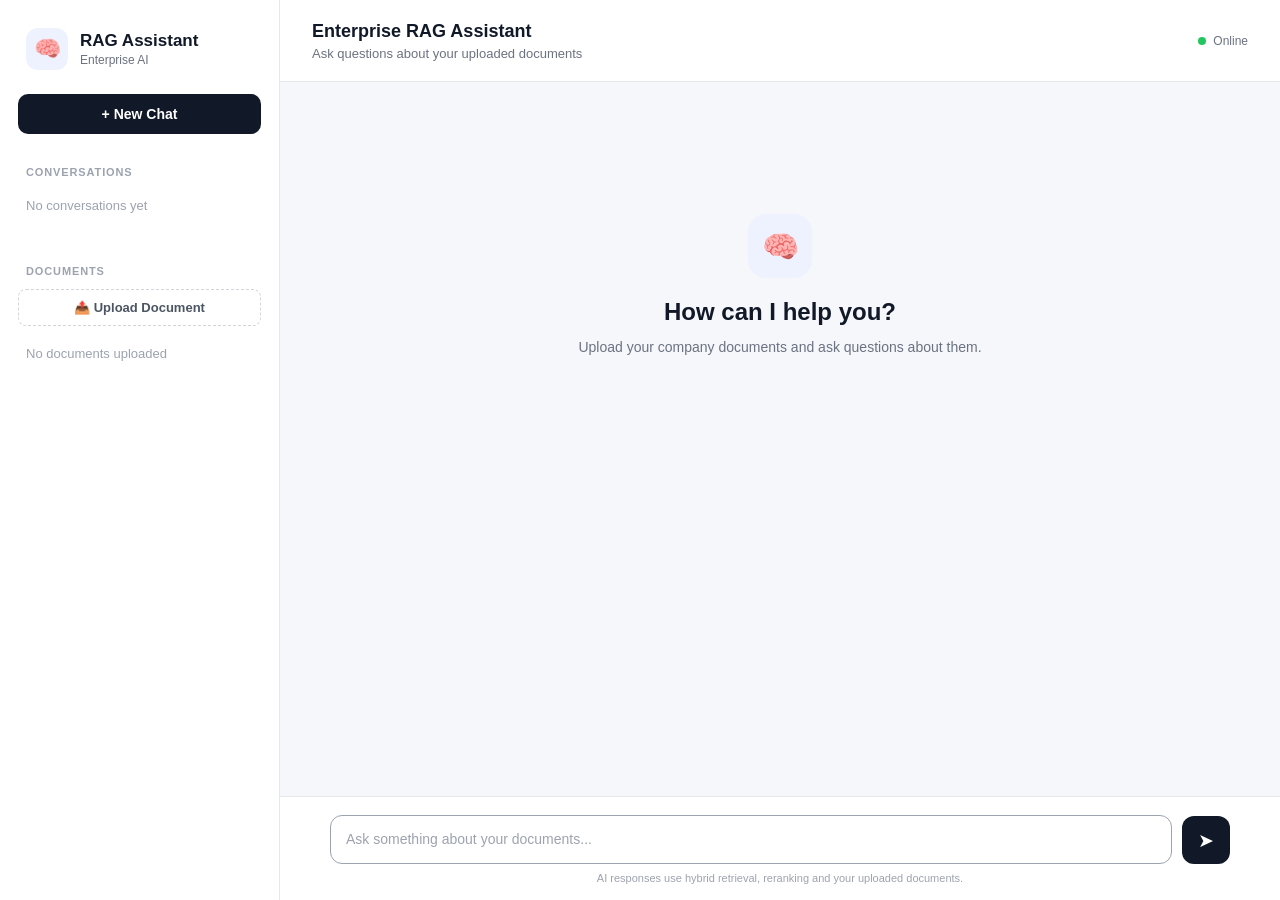
<file: Day-5/project/frontend/index.html>
<!DOCTYPE html>
<html lang="en">

<head>

    <meta charset="UTF-8">

    <meta
        name="viewport"
        content="width=device-width, initial-scale=1.0"
    >

    <title>Enterprise RAG Assistant</title>

    <link
        rel="stylesheet"
        href="style.css"
    >

</head>


<body>


<div class="app">


    <!-- ==========================================
         SIDEBAR
         ========================================== -->

    <aside class="sidebar">


        <div class="logo">

            <div class="logo-icon">
                🧠
            </div>

            <div>

                <h2>
                    RAG Assistant
                </h2>

                <span>
                    Enterprise AI
                </span>

            </div>

        </div>


        <button
            class="new-chat-btn"
            id="newChatBtn"
            type="button"
        >
            + New Chat
        </button>


        <div class="sidebar-section">

            <p class="section-title">
                Conversations
            </p>

            <div
                id="chatList"
                class="conversation-list"
            >

                <p class="empty-text">
                    No conversations yet
                </p>

            </div>

        </div>


        <!-- ======================================
             DOCUMENTS
             ====================================== -->

        <div class="sidebar-section">


            <p class="section-title">
                Documents
            </p>


            <label
                for="fileInput"
                class="upload-btn"
            >
                📤 Upload Document
            </label>


            <input
                type="file"
                id="fileInput"
                accept=".pdf,.txt,.md,.csv,.docx"
                hidden
            >


            <div
                id="uploadStatus"
                class="upload-status"
            ></div>


            <div
                id="documentList"
                class="document-list"
            >

                <p class="empty-text">
                    No documents uploaded
                </p>

            </div>


        </div>


    </aside>


    <!-- ==========================================
         MAIN CHAT
         ========================================== -->

    <main class="chat-container">


        <header class="chat-header">


            <div>

                <h1>
                    Enterprise RAG Assistant
                </h1>

                <p>
                    Ask questions about your uploaded documents
                </p>

            </div>


            <div class="status">

                <span class="status-dot"></span>

                Online

            </div>


        </header>


        <!-- ======================================
             CHAT MESSAGES
             ====================================== -->

        <section
            id="chatMessages"
            class="chat-messages"
        >


            <div class="welcome">


                <div class="welcome-icon">
                    🧠
                </div>


                <h2>
                    How can I help you?
                </h2>


                <p>
                    Upload your company documents
                    and ask questions about them.
                </p>


            </div>


        </section>


        <!-- ======================================
             INPUT
             ====================================== -->

        <div class="input-area">


            <form id="chatForm">


                <textarea
                    id="messageInput"
                    placeholder="Ask something about your documents..."
                    rows="1"
                    required
                ></textarea>


                <button
                    type="submit"
                    id="sendButton"
                >
                    ➤
                </button>


            </form>


            <p class="input-hint">

                AI responses use hybrid retrieval,
                reranking and your uploaded documents.

            </p>


        </div>


    </main>


</div>


<script src="app.js"></script>


</body>

</html>
</file>
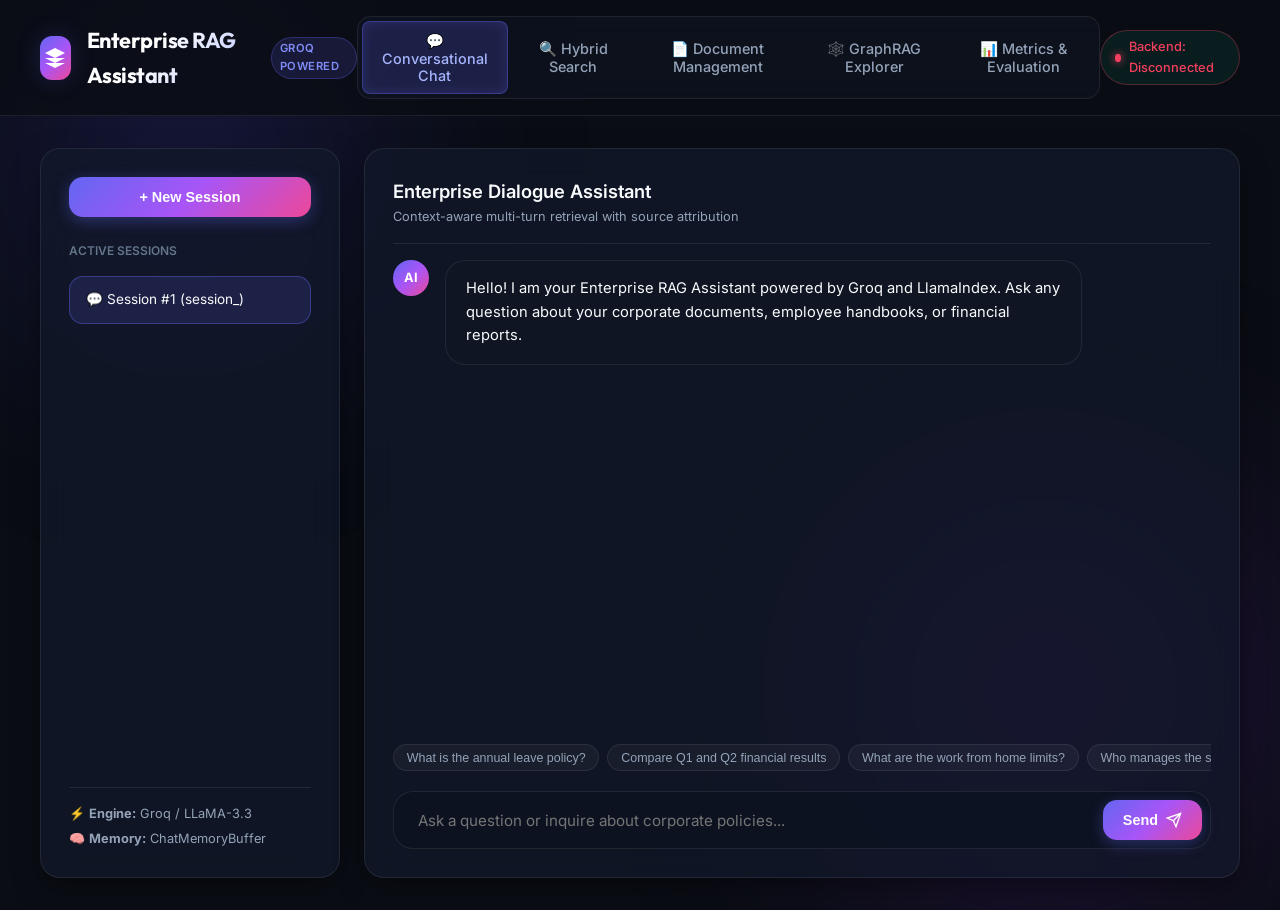
<file: Day-5/rag_project/frontend/index.html>
<!DOCTYPE html>
<html lang="en">
<head>
  <meta charset="UTF-8">
  <meta name="viewport" content="width=device-width, initial-scale=1.0">
  <title>Enterprise RAG Assistant | Groq & LlamaIndex Platform</title>
  <link rel="stylesheet" href="css/style.css">
  <link rel="icon" href="data:image/svg+xml,<svg xmlns=%22http://www.w3.org/2000/svg%22 viewBox=%220%22%20%220%22%20100%22%20100%22><text y=%22.9em%22 font-size=%2290%22>⚡</text></svg>">
</head>
<body>

  <div class="app-container">
    <!-- Top Navigation Bar -->
    <header class="navbar">
      <div class="brand">
        <div class="brand-icon">
          <svg viewBox="0 0 24 24">
            <path d="M12 2L2 7l10 5 10-5-10-5zM2 17l10 5 10-5M2 12l10 5 10-5"></path>
          </svg>
        </div>
        <div class="brand-text">
          <h1>Enterprise RAG Assistant</h1>
        </div>
        <span class="brand-badge">Groq Powered</span>
      </div>

      <!-- Navigation Tabs -->
      <nav class="nav-tabs">
        <button class="nav-tab active" data-tab="chat-tab">
          <span>💬 Conversational Chat</span>
        </button>
        <button class="nav-tab" data-tab="search-tab">
          <span>🔍 Hybrid Search</span>
        </button>
        <button class="nav-tab" data-tab="docs-tab">
          <span>📄 Document Management</span>
        </button>
        <button class="nav-tab" data-tab="graph-tab">
          <span>🕸️ GraphRAG Explorer</span>
        </button>
        <button class="nav-tab" data-tab="metrics-tab">
          <span>📊 Metrics & Evaluation</span>
        </button>
      </nav>

      <!-- Right Status Bar -->
      <div class="nav-actions">
        <div class="status-pill" id="backendStatus">
          <div class="status-dot"></div>
          <span>Connecting...</span>
        </div>
      </div>
    </header>

    <!-- Main Workspace -->
    <main class="main-content">

      <!-- ========================================== -->
      <!-- TAB 1: Conversational Chat Workspace       -->
      <!-- ========================================== -->
      <section id="chat-tab" class="tab-pane active">
        <div class="chat-layout">
          <!-- Left Sidebar (Sessions) -->
          <aside class="chat-sidebar glass-card">
            <button class="btn-primary" id="newChatBtn" style="width: 100%;">
              <span>+ New Session</span>
            </button>
            <div style="font-size: 0.75rem; text-transform: uppercase; color: var(--text-dim); margin-top: 0.5rem; font-weight: 600;">
              Active Sessions
            </div>
            <div class="session-list" id="sessionList"></div>
            
            <div style="padding-top: 1rem; border-top: 1px solid var(--border-subtle); font-size: 0.8rem; color: var(--text-muted);">
              <div>⚡ <b>Engine:</b> Groq / LLaMA-3.3</div>
              <div style="margin-top: 4px;">🧠 <b>Memory:</b> ChatMemoryBuffer</div>
            </div>
          </aside>

          <!-- Chat Center Viewport -->
          <div class="chat-viewport glass-card">
            <div class="chat-header">
              <div>
                <h2 style="font-size: 1.15rem; font-weight: 600;">Enterprise Dialogue Assistant</h2>
                <p style="font-size: 0.8rem; color: var(--text-muted);">Context-aware multi-turn retrieval with source attribution</p>
              </div>
            </div>

            <!-- Messages Stream -->
            <div class="chat-messages" id="chatMessages">
              <div class="message-row assistant">
                <div class="message-avatar">AI</div>
                <div class="message-bubble">
                  <div class="message-text">
                    Hello! I am your Enterprise RAG Assistant powered by Groq and LlamaIndex. Ask any question about your corporate documents, employee handbooks, or financial reports.
                  </div>
                </div>
              </div>
            </div>

            <!-- Suggested Quick Chips -->
            <div class="prompt-chips">
              <button class="chip">What is the annual leave policy?</button>
              <button class="chip">Compare Q1 and Q2 financial results</button>
              <button class="chip">What are the work from home limits?</button>
              <button class="chip">Who manages the security operations team?</button>
            </div>

            <!-- Chat Input Area -->
            <div class="chat-input-container">
              <input type="text" id="chatInput" class="chat-input" placeholder="Ask a question or inquire about corporate policies..." autocomplete="off">
              <button class="btn-primary" id="sendBtn">
                <span>Send</span>
                <svg width="16" height="16" viewBox="0 0 24 24" fill="none" stroke="currentColor" stroke-width="2">
                  <path d="M22 2L11 13M22 2l-7 20-4-9-9-4 20-7z"></path>
                </svg>
              </button>
            </div>
          </div>
        </div>
      </section>

      <!-- ========================================== -->
      <!-- TAB 2: Hybrid Search & Retrieval Workspace -->
      <!-- ========================================== -->
      <section id="search-tab" class="tab-pane">
        <div style="display: grid; grid-template-columns: 320px 1fr; gap: 1.5rem;">
          <!-- Controls Panel -->
          <div class="glass-card">
            <h3 style="font-size: 1.1rem; margin-bottom: 1.25rem;">Retrieval Parameters</h3>
            
            <div class="form-group">
              <label class="form-label">Retrieval Mode</label>
              <div style="display: flex; align-items: center; gap: 0.75rem; margin-top: 0.5rem;">
                <input type="checkbox" id="isHybridSearch" checked style="accent-color: #6366f1; width: 18px; height: 18px;">
                <label for="isHybridSearch" style="font-size: 0.9rem; cursor: pointer;">Enable Hybrid Search (RRF)</label>
              </div>
              <small style="color: var(--text-dim); display: block; margin-top: 4px;">Fuses Dense Vector with Sparse Keyword BM25.</small>
            </div>

            <div class="form-group">
              <label class="form-label" for="filterDept">Metadata Filter (Department)</label>
              <select id="filterDept" class="form-select">
                <option value="">All Departments</option>
                <option value="HR">HR Department</option>
                <option value="Finance">Finance Department</option>
                <option value="Engineering">Engineering Department</option>
                <option value="Security">Security Operations</option>
              </select>
            </div>

            <div class="form-group">
              <label class="form-label" for="topKSlider">Top-K Candidates: <span id="topKVal" style="color: #a5b4fc; font-weight: 700;">5</span></label>
              <input type="range" id="topKSlider" min="1" max="15" value="5" style="width: 100%; accent-color: #6366f1;" oninput="document.getElementById('topKVal').textContent = this.value;">
            </div>

            <button class="btn-primary" id="searchBtn" style="width: 100%; margin-top: 1rem;">
              <span>Execute Retrieval</span>
            </button>
          </div>

          <!-- Results Panel -->
          <div class="glass-card">
            <div style="margin-bottom: 1.5rem;">
              <input type="text" id="searchInput" class="form-input" placeholder="Type search query (e.g. 'travel per diem and meal allowance')...">
            </div>
            <div id="searchResults">
              <div style="text-align: center; padding: 3rem; color: var(--text-dim);">
                Enter a query above to inspect retrieved document chunks and relevance scores.
              </div>
            </div>
          </div>
        </div>
      </section>

      <!-- ========================================== -->
      <!-- TAB 3: Document Management Workspace       -->
      <!-- ========================================== -->
      <section id="docs-tab" class="tab-pane">
        <div style="display: grid; grid-template-columns: 360px 1fr; gap: 1.5rem;">
          <!-- Upload Box -->
          <div class="glass-card">
            <h3 style="font-size: 1.1rem; margin-bottom: 1rem;">Ingest New Document</h3>
            <p style="font-size: 0.85rem; color: var(--text-muted); margin-bottom: 1.25rem;">
              Parses, enriches with metadata, and indexes chunks into VectorStoreIndex.
            </p>

            <div class="dropzone" id="dropzone">
              <div class="dropzone-icon">
                <svg width="28" height="28" viewBox="0 0 24 24" fill="none" stroke="currentColor" stroke-width="2">
                  <path d="M21 15v4a2 2 0 0 1-2 2H5a2 2 0 0 1-2-2v-4M17 8l-5-5-5 5M12 3v12"></path>
                </svg>
              </div>
              <div style="font-weight: 600; margin-bottom: 0.25rem;">Click or drag file here</div>
              <div style="font-size: 0.75rem; color: var(--text-dim);">PDF, DOCX, TXT, CSV, JSON, MD</div>
              <input type="file" id="fileInput" style="display: none;">
            </div>

            <div class="form-group" style="margin-top: 1.25rem;">
              <label class="form-label" for="docDept">Target Department</label>
              <select id="docDept" class="form-select">
                <option value="General">General / All</option>
                <option value="HR">HR</option>
                <option value="Finance">Finance</option>
                <option value="Engineering">Engineering</option>
              </select>
            </div>

            <div class="form-group">
              <label class="form-label" for="docCat">Document Category</label>
              <select id="docCat" class="form-select">
                <option value="policy">Corporate Policy</option>
                <option value="handbook">Employee Handbook</option>
                <option value="report">Financial Report</option>
                <option value="guide">Technical Guide</option>
              </select>
            </div>

            <div id="uploadStatus"></div>
          </div>

          <!-- Document List Table -->
          <div class="glass-card">
            <h3 style="font-size: 1.1rem; margin-bottom: 1rem;">Indexed Knowledge Base</h3>
            <table style="width: 100%; border-collapse: collapse; text-align: left;">
              <thead>
                <tr style="border-bottom: 1px solid var(--border-subtle); color: var(--text-dim); font-size: 0.8rem; text-transform: uppercase;">
                  <th style="padding: 0.75rem 1rem;">Document Name</th>
                  <th style="padding: 0.75rem 1rem;">File Size</th>
                  <th style="padding: 0.75rem 1rem;">Last Ingested</th>
                  <th style="padding: 0.75rem 1rem;">Status</th>
                </tr>
              </thead>
              <tbody id="documentsTableBody">
                <tr><td colspan="4" style="text-align: center; padding: 2rem; color: var(--text-dim);">Loading document index...</td></tr>
              </tbody>
            </table>
          </div>
        </div>
      </section>

      <!-- ========================================== -->
      <!-- TAB 4: GraphRAG Explorer Workspace         -->
      <!-- ========================================== -->
      <section id="graph-tab" class="tab-pane">
        <div style="display: grid; grid-template-columns: 1fr 340px; gap: 1.5rem;">
          <!-- Visual Network Graph Canvas -->
          <div class="glass-card" style="display: flex; flex-direction: column;">
            <div style="display: flex; justify-content: space-between; align-items: center; margin-bottom: 1rem;">
              <h3 style="font-size: 1.1rem;">Knowledge Graph Entity Network</h3>
              <span class="brand-badge"><span id="tripletsCount">0</span> Triplets</span>
            </div>
            <div class="graph-container">
              <canvas id="graphCanvas"></canvas>
            </div>
          </div>

          <!-- Traversal Controls & Output -->
          <div class="glass-card">
            <h3 style="font-size: 1.1rem; margin-bottom: 1rem;">Multi-Hop Traversal</h3>
            <p style="font-size: 0.85rem; color: var(--text-muted); margin-bottom: 1rem;">
              Explore semantic associative chains (e.g. Entity A &rarr; Relation &rarr; Entity B).
            </p>

            <div class="form-group">
              <label class="form-label" for="graphEntityInput">Starting Entity</label>
              <input type="text" id="graphEntityInput" class="form-input" placeholder="e.g. alice, security team, hr">
            </div>

            <button class="btn-primary" id="exploreGraphBtn" style="width: 100%;">
              <span>Traverse Graph Network</span>
            </button>

            <div id="graphExploreOutput" style="margin-top: 1.5rem; padding: 1rem; background: var(--bg-secondary); border-radius: var(--radius-md); border: 1px solid var(--border-subtle); min-height: 180px;">
              <span style="color: var(--text-dim); font-size: 0.85rem;">Graph traversal results will appear here.</span>
            </div>
          </div>
        </div>
      </section>

      <!-- ========================================== -->
      <!-- TAB 5: Metrics & Evaluation Workspace      -->
      <!-- ========================================== -->
      <section id="metrics-tab" class="tab-pane">
        <div class="metrics-grid">
          <div class="kpi-card">
            <div class="kpi-label">Retrieval Hit Rate</div>
            <div class="kpi-value" style="color: #34d399;">100%</div>
            <div class="kpi-subtext">Ground-truth concept hit in top-K</div>
          </div>
          <div class="kpi-card">
            <div class="kpi-label">Mean Reciprocal Rank (MRR)</div>
            <div class="kpi-value" style="color: #818cf8;">1.00</div>
            <div class="kpi-subtext">Primary result ranked #1</div>
          </div>
          <div class="kpi-card">
            <div class="kpi-label">Faithfulness Score</div>
            <div class="kpi-value" style="color: #38bdf8;">91.6%</div>
            <div class="kpi-subtext">Hallucination resistance index</div>
          </div>
          <div class="kpi-card">
            <div class="kpi-label">Active Documents</div>
            <div class="kpi-value" id="statDocsCount" style="color: #f472b6;">0</div>
            <div class="kpi-subtext">Persisted across sessions</div>
          </div>
        </div>

        <div class="glass-card">
          <h3 style="font-size: 1.15rem; margin-bottom: 0.75rem;">Enterprise RAG System Architecture</h3>
          <p style="color: var(--text-muted); font-size: 0.9rem; line-height: 1.6; margin-bottom: 1.25rem;">
            This platform runs a modular 20-phase architecture utilizing <b>LlamaIndex</b> for document ingestion, recursive parent-child chunking, hybrid dense-sparse retrieval, cross-encoder re-ranking, and Knowledge Graph extraction.
          </p>
          <div style="display: flex; gap: 1rem; flex-wrap: wrap;">
            <span class="chip" style="color:#a5b4fc;">LLM: Groq LLaMA-3.3-70B</span>
            <span class="chip" style="color:#34d399;">FastAPI REST Platform</span>
            <span class="chip" style="color:#38bdf8;">Hybrid RRF Fusion</span>
            <span class="chip" style="color:#f472b6;">GraphRAG Triplet Extractor</span>
            <span class="chip" style="color:#fbbf24;">Server-Sent Streaming</span>
          </div>
        </div>
      </section>

    </main>
  </div>

  <script src="js/app.js"></script>
</body>
</html>
</file>
<file: Day-5/project/frontend/style.css>
* {
    margin: 0;
    padding: 0;
    box-sizing: border-box;
}


body {
    font-family:
        Inter,
        -apple-system,
        BlinkMacSystemFont,
        "Segoe UI",
        sans-serif;

    background: #f5f7fb;

    color: #1f2937;

    height: 100vh;

    overflow: hidden;
}


/* ==================================================
   APP
   ================================================== */

.app {
    display: flex;

    height: 100vh;
}


/* ==================================================
   SIDEBAR
   ================================================== */

.sidebar {
    width: 280px;

    background: #ffffff;

    border-right: 1px solid #e5e7eb;

    display: flex;

    flex-direction: column;

    padding: 24px 18px;
}


/* ==================================================
   LOGO
   ================================================== */

.logo {
    display: flex;

    align-items: center;

    gap: 12px;

    padding: 4px 8px 24px;
}


.logo-icon {
    width: 42px;

    height: 42px;

    display: flex;

    align-items: center;

    justify-content: center;

    background: #eef2ff;

    border-radius: 12px;

    font-size: 22px;
}


.logo h2 {
    font-size: 17px;

    font-weight: 700;

    color: #111827;
}


.logo span {
    display: block;

    margin-top: 2px;

    font-size: 12px;

    color: #6b7280;
}


/* ==================================================
   NEW CHAT
   ================================================== */

.new-chat-btn {
    width: 100%;

    border: none;

    border-radius: 10px;

    padding: 12px;

    background: #111827;

    color: white;

    font-size: 14px;

    font-weight: 600;

    cursor: pointer;

    transition:
        background 0.2s,
        transform 0.2s;
}


.new-chat-btn:hover {
    background: #374151;
}


.new-chat-btn:active {
    transform: scale(0.98);
}


/* ==================================================
   CONVERSATIONS
   ================================================== */

.conversation-list {
    display: flex;
    flex-direction: column;
    gap: 8px;
    margin-bottom: 12px;
}


.conversation-item {
    display: flex;
    align-items: center;
    gap: 4px;
    width: 100%;
    min-width: 0;
    padding: 3px 4px;
    border-radius: 8px;
    background: transparent;
    color: #374151;
    font-size: 13px;
    transition: background 0.2s ease;
}


.conversation-item:hover {
    background: #f3f4f6;
}


.conversation-item.active {
    background: #eef2ff;
    color: #111827;
    font-weight: 600;
}


.conversation-open {
    display: flex;
    align-items: center;
    gap: 10px;
    flex: 1;
    min-width: 0;
    padding: 7px 4px;
    border: 0;
    background: transparent;
    color: inherit;
    text-align: left;
    cursor: pointer;
}


.conversation-actions {
    display: flex;
    gap: 2px;
    flex-shrink: 0;
}


.sidebar-icon-btn {
    display: inline-grid;
    place-items: center;
    width: 28px;
    height: 28px;
    flex: 0 0 28px;
    border: 0;
    border-radius: 6px;
    background: transparent;
    color: #6b7280;
    font-size: 15px;
    cursor: pointer;
}


.sidebar-icon-btn:hover,
.sidebar-icon-btn:focus-visible {
    background: #e5e7eb;
    color: #111827;
}


.sidebar-icon-btn.delete-action:hover,
.sidebar-icon-btn.delete-action:focus-visible {
    background: #fee2e2;
    color: #b91c1c;
}


.conversation-icon {
    font-size: 16px;
    flex-shrink: 0;
}


.conversation-title {
    overflow: hidden;
    text-overflow: ellipsis;
    white-space: nowrap;
}


/* ==================================================
   SIDEBAR SECTION
   ================================================== */

.sidebar-section {
    margin-top: 32px;
}


.section-title {
    padding: 0 8px;

    margin-bottom: 12px;

    font-size: 11px;

    font-weight: 700;

    color: #9ca3af;

    text-transform: uppercase;

    letter-spacing: 0.08em;
}


/* ==================================================
   UPLOAD BUTTON
   ================================================== */

.upload-btn {
    display: block;

    width: 100%;

    padding: 10px;

    margin-bottom: 12px;

    text-align: center;

    border: 1px dashed #d1d5db;

    border-radius: 8px;

    font-size: 13px;

    font-weight: 600;

    color: #4b5563;

    cursor: pointer;

    transition:
        background 0.2s,
        border 0.2s;
}


.upload-btn:hover {
    background: #f9fafb;

    border-color: #9ca3af;
}


/* ==================================================
   UPLOAD STATUS
   ================================================== */

.upload-status {
    font-size: 12px;

    color: #6b7280;

    margin-bottom: 10px;

    line-height: 1.4;
}


.upload-status.success {
    color: #15803d;
}


.upload-status.error {
    color: #dc2626;
}


.upload-status.loading {
    color: #6b7280;
}


/* ==================================================
   DOCUMENT LIST
   ================================================== */

.document-list {
    display: flex;

    flex-direction: column;

    gap: 6px;
}


.document-item {
    display: flex;

    align-items: center;

    gap: 8px;

    padding: 6px 4px;

    border-radius: 8px;

    font-size: 13px;

    color: #4b5563;

    word-break: break-word;
}


.document-item:hover {
    background: #f3f4f6;
}


.document-icon {
    font-size: 16px;

    flex-shrink: 0;
}


.document-name {
    min-width: 0;
    flex: 1;
    overflow: hidden;

    text-overflow: ellipsis;
    white-space: nowrap;
}


.empty-text {
    padding: 8px;

    font-size: 13px;

    color: #9ca3af;
}


/* ==================================================
   MAIN CHAT
   ================================================== */

.chat-container {
    flex: 1;

    display: flex;

    flex-direction: column;

    min-width: 0;
}


/* ==================================================
   HEADER
   ================================================== */

.chat-header {
    height: 82px;

    display: flex;

    align-items: center;

    justify-content: space-between;

    padding: 0 32px;

    background: #ffffff;

    border-bottom: 1px solid #e5e7eb;
}


.chat-header h1 {
    font-size: 18px;

    font-weight: 700;

    color: #111827;
}


.chat-header p {
    margin-top: 4px;

    font-size: 13px;

    color: #6b7280;
}


/* ==================================================
   STATUS
   ================================================== */

.status {
    display: flex;

    align-items: center;

    gap: 7px;

    font-size: 12px;

    color: #6b7280;
}


.status-dot {
    width: 8px;

    height: 8px;

    border-radius: 50%;

    background: #22c55e;
}


/* ==================================================
   CHAT MESSAGES
   ================================================== */

.chat-messages {
    flex: 1;

    overflow-y: auto;

    padding: 32px;

    scroll-behavior: smooth;
}


/* ==================================================
   WELCOME
   ================================================== */

.welcome {
    max-width: 620px;

    margin: 100px auto;

    text-align: center;
}


.welcome-icon {
    width: 64px;

    height: 64px;

    margin: 0 auto 20px;

    display: flex;

    align-items: center;

    justify-content: center;

    background: #eef2ff;

    border-radius: 18px;

    font-size: 30px;
}


.welcome h2 {
    font-size: 24px;

    color: #111827;

    margin-bottom: 10px;
}


.welcome p {
    font-size: 14px;

    line-height: 1.6;

    color: #6b7280;
}


/* ==================================================
   MESSAGE
   ================================================== */

.message {
    display: flex;

    width: 100%;

    margin-bottom: 24px;
}


.message.user {
    justify-content: flex-end;
}


.message.assistant {
    justify-content: flex-start;
}


.message-content {
    max-width: 75%;

    padding: 13px 16px;

    border-radius: 14px;

    font-size: 14px;

    line-height: 1.6;

    white-space: pre-wrap;
}


.message.user .message-content {
    background: #111827;

    color: white;

    border-bottom-right-radius: 4px;
}


.message.assistant .message-content {
    background: white;

    border: 1px solid #e5e7eb;

    color: #374151;

    border-bottom-left-radius: 4px;
}


/* ==================================================
   SOURCES
   ================================================== */

.sources {
    margin-top: 12px;

    max-width: 75%;
}


.sources-title {
    font-size: 11px;

    font-weight: 700;

    color: #6b7280;

    margin-bottom: 7px;

    text-transform: uppercase;

    letter-spacing: 0.05em;
}


.source {
    background: #f9fafb;

    border: 1px solid #e5e7eb;

    border-radius: 8px;

    padding: 10px 12px;

    margin-bottom: 6px;

    font-size: 12px;
}


.source-file {
    font-weight: 600;

    color: #374151;

    margin-bottom: 4px;
}


.source-text {
    color: #6b7280;

    line-height: 1.5;
}


/* ==================================================
   TYPING INDICATOR
   ================================================== */

.typing {
    display: flex;

    align-items: center;

    gap: 5px;

    padding: 5px 2px;
}


.typing span {
    width: 7px;

    height: 7px;

    border-radius: 50%;

    background: #9ca3af;

    animation: typing 1.2s infinite;
}


.typing span:nth-child(2) {
    animation-delay: 0.15s;
}


.typing span:nth-child(3) {
    animation-delay: 0.3s;
}


@keyframes typing {

    0%,
    60%,
    100% {
        transform: translateY(0);

        opacity: 0.4;
    }

    30% {
        transform: translateY(-4px);

        opacity: 1;
    }
}


/* ==================================================
   INPUT AREA
   ================================================== */

.input-area {
    background: #ffffff;

    border-top: 1px solid #e5e7eb;

    padding: 18px 32px 16px;
}


#chatForm {
    display: flex;

    align-items: flex-end;

    gap: 10px;

    max-width: 900px;

    margin: 0 auto;
}


#messageInput {
    flex: 1;

    min-height: 48px;

    max-height: 140px;

    padding: 13px 15px;

    border: 1px solid #d1d5db;

    border-radius: 12px;

    resize: none;

    outline: none;

    font-family: inherit;

    font-size: 14px;

    line-height: 1.5;

    color: #111827;

    transition: border 0.2s;
}


#messageInput:focus {
    border-color: #9ca3af;
}


#messageInput::placeholder {
    color: #9ca3af;
}


#sendButton {
    width: 48px;

    height: 48px;

    border: none;

    border-radius: 12px;

    background: #111827;

    color: white;

    font-size: 19px;

    cursor: pointer;

    transition:
        background 0.2s,
        transform 0.2s;
}


#sendButton:hover {
    background: #374151;
}


#sendButton:active {
    transform: scale(0.95);
}


#sendButton:disabled {
    background: #d1d5db;

    cursor: not-allowed;
}


/* ==================================================
   INPUT HINT
   ================================================== */

.input-hint {
    max-width: 900px;

    margin: 8px auto 0;

    text-align: center;

    font-size: 11px;

    color: #9ca3af;
}


/* ==================================================
   SCROLLBAR
   ================================================== */

.chat-messages::-webkit-scrollbar {
    width: 6px;
}


.chat-messages::-webkit-scrollbar-track {
    background: transparent;
}


.chat-messages::-webkit-scrollbar-thumb {
    background: #d1d5db;

    border-radius: 10px;
}


/* ==================================================
   RESPONSIVE
   ================================================== */

@media (max-width: 768px) {

    .sidebar {
        display: none;
    }


    .chat-header {
        padding: 0 18px;
    }


    .chat-messages {
        padding: 20px 16px;
    }


    .input-area {
        padding: 14px 16px;
    }


    .message-content,
    .sources {
        max-width: 90%;
    }


    .welcome {
        margin: 70px auto;
    }


    .chat-header h1 {
        font-size: 16px;
    }


    .chat-header p {
        display: none;
    }


    .status {
        display: none;
    }
}
</file>
<file: Day-5/rag_project/frontend/css/style.css>
/* ==========================================================================
   Enterprise RAG Assistant - Ultra-Premium Glassmorphic Design System
   ========================================================================== */

@import url('https://fonts.googleapis.com/css2?family=Inter:wght@300;400;500;600;700&family=Outfit:wght@400;500;600;700;800&family=JetBrains+Mono:wght@400;500&display=swap');

:root {
  --bg-primary: #0a0d14;
  --bg-secondary: #0f1523;
  --bg-card: rgba(18, 25, 42, 0.75);
  --bg-card-hover: rgba(26, 36, 60, 0.85);
  --bg-glass: rgba(255, 255, 255, 0.03);
  --bg-input: rgba(13, 19, 33, 0.9);

  --accent-purple: #7928ca;
  --accent-gradient: linear-gradient(135deg, #6366f1 0%, #a855f7 50%, #ec4899 100%);
  --accent-cyan: #06b6d4;
  --accent-blue: #3b82f6;
  --accent-emerald: #10b981;
  --accent-amber: #f59e0b;
  --accent-rose: #f43f5e;

  --border-subtle: rgba(255, 255, 255, 0.08);
  --border-glow: rgba(99, 102, 241, 0.35);

  --text-main: #f8fafc;
  --text-muted: #94a3b8;
  --text-dim: #64748b;

  --font-heading: 'Outfit', sans-serif;
  --font-body: 'Inter', -apple-system, BlinkMacSystemFont, sans-serif;
  --font-mono: 'JetBrains Mono', monospace;

  --radius-sm: 8px;
  --radius-md: 14px;
  --radius-lg: 20px;
  --radius-full: 9999px;

  --shadow-glow: 0 0 25px rgba(99, 102, 241, 0.2);
  --shadow-card: 0 10px 30px -5px rgba(0, 0, 0, 0.5);
  --transition: all 0.25s cubic-bezier(0.16, 1, 0.3, 1);
}

* {
  box-sizing: border-box;
  margin: 0;
  padding: 0;
}

body {
  background-color: var(--bg-primary);
  color: var(--text-main);
  font-family: var(--font-body);
  line-height: 1.6;
  min-height: 100vh;
  overflow-x: hidden;
  position: relative;
}

/* Background Ambient Lighting Glows */
body::before, body::after {
  content: '';
  position: fixed;
  border-radius: 50%;
  filter: blur(120px);
  pointer-events: none;
  z-index: -1;
  opacity: 0.35;
}

body::before {
  top: -10%;
  left: -5%;
  width: 500px;
  height: 500px;
  background: radial-gradient(circle, #4f46e5, transparent 70%);
}

body::after {
  bottom: -10%;
  right: -5%;
  width: 600px;
  height: 600px;
  background: radial-gradient(circle, #9333ea, transparent 70%);
}

/* App Layout Grid */
.app-container {
  display: flex;
  flex-direction: column;
  min-height: 100vh;
}

/* Navigation Bar */
.navbar {
  display: flex;
  justify-content: space-between;
  align-items: center;
  padding: 1rem 2.5rem;
  background: rgba(10, 13, 20, 0.8);
  backdrop-filter: blur(20px);
  border-bottom: 1px solid var(--border-subtle);
  position: sticky;
  top: 0;
  z-index: 50;
}

.brand {
  display: flex;
  align-items: center;
  gap: 1rem;
}

.brand-icon {
  width: 44px;
  height: 44px;
  border-radius: 12px;
  background: var(--accent-gradient);
  display: flex;
  align-items: center;
  justify-content: center;
  box-shadow: var(--shadow-glow);
}

.brand-icon svg {
  width: 24px;
  height: 24px;
  fill: #fff;
}

.brand-text h1 {
  font-family: var(--font-heading);
  font-size: 1.35rem;
  font-weight: 700;
  letter-spacing: -0.5px;
  background: linear-gradient(135deg, #ffffff 40%, #a5b4fc 100%);
  -webkit-background-clip: text;
  -webkit-text-fill-color: transparent;
}

.brand-badge {
  font-size: 0.7rem;
  font-weight: 600;
  text-transform: uppercase;
  padding: 2px 8px;
  border-radius: var(--radius-full);
  background: rgba(99, 102, 241, 0.15);
  color: #818cf8;
  border: 1px solid rgba(99, 102, 241, 0.3);
  letter-spacing: 0.5px;
}

/* Navigation Tabs */
.nav-tabs {
  display: flex;
  gap: 0.5rem;
  background: rgba(15, 21, 35, 0.6);
  padding: 4px;
  border-radius: var(--radius-md);
  border: 1px solid var(--border-subtle);
}

.nav-tab {
  display: flex;
  align-items: center;
  gap: 0.5rem;
  padding: 0.6rem 1.1rem;
  border-radius: var(--radius-sm);
  background: transparent;
  border: none;
  color: var(--text-muted);
  font-family: var(--font-body);
  font-size: 0.9rem;
  font-weight: 500;
  cursor: pointer;
  transition: var(--transition);
}

.nav-tab:hover {
  color: var(--text-main);
  background: var(--bg-glass);
}

.nav-tab.active {
  background: rgba(99, 102, 241, 0.2);
  color: #a5b4fc;
  box-shadow: inset 0 0 12px rgba(99, 102, 241, 0.2);
  border: 1px solid rgba(99, 102, 241, 0.4);
}

/* Status Indicators */
.nav-actions {
  display: flex;
  align-items: center;
  gap: 1rem;
}

.status-pill {
  display: flex;
  align-items: center;
  gap: 0.5rem;
  padding: 0.4rem 0.9rem;
  border-radius: var(--radius-full);
  font-size: 0.8rem;
  font-weight: 500;
  background: rgba(16, 185, 129, 0.1);
  border: 1px solid rgba(16, 185, 129, 0.25);
  color: #34d399;
}

.status-dot {
  width: 8px;
  height: 8px;
  border-radius: 50%;
  background: #10b981;
  box-shadow: 0 0 8px #10b981;
  animation: pulse 2s infinite;
}

@keyframes pulse {
  0% { transform: scale(0.95); opacity: 0.7; }
  50% { transform: scale(1.15); opacity: 1; }
  100% { transform: scale(0.95); opacity: 0.7; }
}

/* Main Content Workspace */
.main-content {
  flex: 1;
  padding: 2rem 2.5rem;
  max-width: 1500px;
  margin: 0 auto;
  width: 100%;
}

.tab-pane {
  display: none;
  animation: fadeIn 0.3s ease-in-out;
}

.tab-pane.active {
  display: block;
}

@keyframes fadeIn {
  from { opacity: 0; transform: translateY(6px); }
  to { opacity: 1; transform: translateY(0); }
}

/* Glass Card */
.glass-card {
  background: var(--bg-card);
  backdrop-filter: blur(16px);
  border: 1px solid var(--border-subtle);
  border-radius: var(--radius-lg);
  padding: 1.75rem;
  box-shadow: var(--shadow-card);
  transition: var(--transition);
}

.glass-card:hover {
  border-color: rgba(255, 255, 255, 0.12);
}

/* Chat Tab Layout */
.chat-layout {
  display: grid;
  grid-template-columns: 300px 1fr;
  gap: 1.5rem;
  height: calc(100vh - 170px);
}

.chat-sidebar {
  display: flex;
  flex-direction: column;
  gap: 1rem;
}

.session-list {
  display: flex;
  flex-direction: column;
  gap: 0.5rem;
  overflow-y: auto;
  flex: 1;
}

.session-item {
  padding: 0.75rem 1rem;
  background: rgba(15, 21, 35, 0.5);
  border: 1px solid var(--border-subtle);
  border-radius: var(--radius-md);
  color: var(--text-muted);
  cursor: pointer;
  transition: var(--transition);
  font-size: 0.85rem;
  display: flex;
  justify-content: space-between;
  align-items: center;
}

.session-item:hover, .session-item.active {
  background: rgba(99, 102, 241, 0.15);
  border-color: rgba(99, 102, 241, 0.4);
  color: var(--text-main);
}

.btn-primary {
  background: var(--accent-gradient);
  color: white;
  border: none;
  padding: 0.75rem 1.25rem;
  border-radius: var(--radius-md);
  font-weight: 600;
  font-size: 0.9rem;
  cursor: pointer;
  display: flex;
  align-items: center;
  justify-content: center;
  gap: 0.5rem;
  transition: var(--transition);
  box-shadow: 0 4px 15px rgba(99, 102, 241, 0.35);
}

.btn-primary:hover {
  transform: translateY(-1px);
  box-shadow: 0 6px 20px rgba(99, 102, 241, 0.5);
}

.btn-secondary {
  background: rgba(255, 255, 255, 0.05);
  color: var(--text-main);
  border: 1px solid var(--border-subtle);
  padding: 0.75rem 1.25rem;
  border-radius: var(--radius-md);
  font-weight: 500;
  font-size: 0.9rem;
  cursor: pointer;
  transition: var(--transition);
}

.btn-secondary:hover {
  background: rgba(255, 255, 255, 0.1);
}

/* Chat Main Viewport */
.chat-viewport {
  display: flex;
  flex-direction: column;
  height: 100%;
  overflow: hidden;
}

.chat-header {
  padding-bottom: 1rem;
  margin-bottom: 1rem;
  border-bottom: 1px solid var(--border-subtle);
  display: flex;
  justify-content: space-between;
  align-items: center;
}

.chat-messages {
  flex: 1;
  overflow-y: auto;
  display: flex;
  flex-direction: column;
  gap: 1.25rem;
  padding-right: 0.5rem;
}

/* Chat Bubble */
.message-row {
  display: flex;
  gap: 1rem;
  max-width: 85%;
}

.message-row.user {
  align-self: flex-end;
  flex-direction: row-reverse;
}

.message-avatar {
  width: 36px;
  height: 36px;
  border-radius: var(--radius-full);
  display: flex;
  align-items: center;
  justify-content: center;
  flex-shrink: 0;
  font-weight: 700;
  font-size: 0.8rem;
}

.message-row.assistant .message-avatar {
  background: var(--accent-gradient);
  color: #fff;
}

.message-row.user .message-avatar {
  background: #334155;
  color: #94a3b8;
}

.message-bubble {
  background: var(--bg-secondary);
  border: 1px solid var(--border-subtle);
  padding: 1rem 1.25rem;
  border-radius: var(--radius-lg);
  font-size: 0.92rem;
}

.message-row.user .message-bubble {
  background: linear-gradient(135deg, rgba(99, 102, 241, 0.3) 0%, rgba(168, 85, 247, 0.3) 100%);
  border-color: rgba(99, 102, 241, 0.4);
}

/* Sources & Citations Box */
.citations-box {
  margin-top: 0.75rem;
  padding-top: 0.75rem;
  border-top: 1px solid rgba(255, 255, 255, 0.07);
  display: flex;
  flex-wrap: wrap;
  gap: 0.5rem;
}

.citation-chip {
  display: inline-flex;
  align-items: center;
  gap: 0.4rem;
  padding: 0.25rem 0.65rem;
  background: rgba(99, 102, 241, 0.1);
  border: 1px solid rgba(99, 102, 241, 0.25);
  border-radius: var(--radius-sm);
  font-size: 0.75rem;
  color: #a5b4fc;
}

/* Chat Input Bar */
.chat-input-container {
  margin-top: 1rem;
  display: flex;
  gap: 0.75rem;
  background: var(--bg-input);
  padding: 0.5rem;
  border-radius: var(--radius-lg);
  border: 1px solid var(--border-subtle);
}

.chat-input-container:focus-within {
  border-color: var(--border-glow);
  box-shadow: 0 0 15px rgba(99, 102, 241, 0.2);
}

.chat-input {
  flex: 1;
  background: transparent;
  border: none;
  outline: none;
  color: var(--text-main);
  font-family: var(--font-body);
  font-size: 0.95rem;
  padding: 0.5rem 1rem;
}

/* Quick prompt chips */
.prompt-chips {
  display: flex;
  gap: 0.5rem;
  margin-top: 0.75rem;
  overflow-x: auto;
  padding-bottom: 4px;
}

.chip {
  padding: 0.35rem 0.8rem;
  border-radius: var(--radius-full);
  background: rgba(255, 255, 255, 0.04);
  border: 1px solid var(--border-subtle);
  color: var(--text-muted);
  font-size: 0.78rem;
  cursor: pointer;
  white-space: nowrap;
  transition: var(--transition);
}

.chip:hover {
  background: rgba(99, 102, 241, 0.15);
  color: #cbd5e1;
  border-color: rgba(99, 102, 241, 0.3);
}

/* Document Drag and Drop Box */
.dropzone {
  border: 2px dashed rgba(99, 102, 241, 0.35);
  border-radius: var(--radius-lg);
  padding: 3rem 2rem;
  text-align: center;
  background: rgba(15, 21, 35, 0.4);
  cursor: pointer;
  transition: var(--transition);
}

.dropzone:hover, .dropzone.dragover {
  border-color: #818cf8;
  background: rgba(99, 102, 241, 0.08);
  box-shadow: 0 0 25px rgba(99, 102, 241, 0.15);
}

.dropzone-icon {
  width: 60px;
  height: 60px;
  margin: 0 auto 1rem;
  border-radius: 50%;
  background: rgba(99, 102, 241, 0.15);
  display: flex;
  align-items: center;
  justify-content: center;
  color: #818cf8;
}

/* Graph Visualizer Canvas */
.graph-container {
  width: 100%;
  height: 520px;
  position: relative;
  background: radial-gradient(circle at center, #111827 0%, #0a0d14 100%);
  border-radius: var(--radius-lg);
  border: 1px solid var(--border-subtle);
  overflow: hidden;
}

#graphCanvas {
  width: 100%;
  height: 100%;
}

/* Metric / KPI Cards */
.metrics-grid {
  display: grid;
  grid-template-columns: repeat(auto-fit, minmax(240px, 1fr));
  gap: 1.5rem;
  margin-bottom: 2rem;
}

.kpi-card {
  padding: 1.5rem;
  border-radius: var(--radius-md);
  background: var(--bg-card);
  border: 1px solid var(--border-subtle);
  position: relative;
  overflow: hidden;
}

.kpi-card::before {
  content: '';
  position: absolute;
  top: 0;
  left: 0;
  width: 4px;
  height: 100%;
  background: var(--accent-gradient);
}

.kpi-label {
  font-size: 0.85rem;
  color: var(--text-muted);
  font-weight: 500;
  text-transform: uppercase;
  letter-spacing: 0.5px;
}

.kpi-value {
  font-family: var(--font-heading);
  font-size: 2.2rem;
  font-weight: 700;
  margin: 0.5rem 0;
  color: #fff;
}

.kpi-subtext {
  font-size: 0.78rem;
  color: #10b981;
}

/* Form Controls */
.form-group {
  margin-bottom: 1.25rem;
}

.form-label {
  display: block;
  font-size: 0.85rem;
  font-weight: 500;
  margin-bottom: 0.5rem;
  color: var(--text-muted);
}

.form-select, .form-input {
  width: 100%;
  padding: 0.75rem 1rem;
  background: var(--bg-input);
  border: 1px solid var(--border-subtle);
  border-radius: var(--radius-md);
  color: var(--text-main);
  font-family: var(--font-body);
  font-size: 0.9rem;
  outline: none;
  transition: var(--transition);
}

.form-select:focus, .form-input:focus {
  border-color: #818cf8;
  box-shadow: 0 0 10px rgba(99, 102, 241, 0.25);
}

/* Responsive */
@media (max-width: 900px) {
  .chat-layout {
    grid-template-columns: 1fr;
  }
  .chat-sidebar {
    display: none;
  }
  .navbar {
    padding: 1rem;
  }
}
</file>
